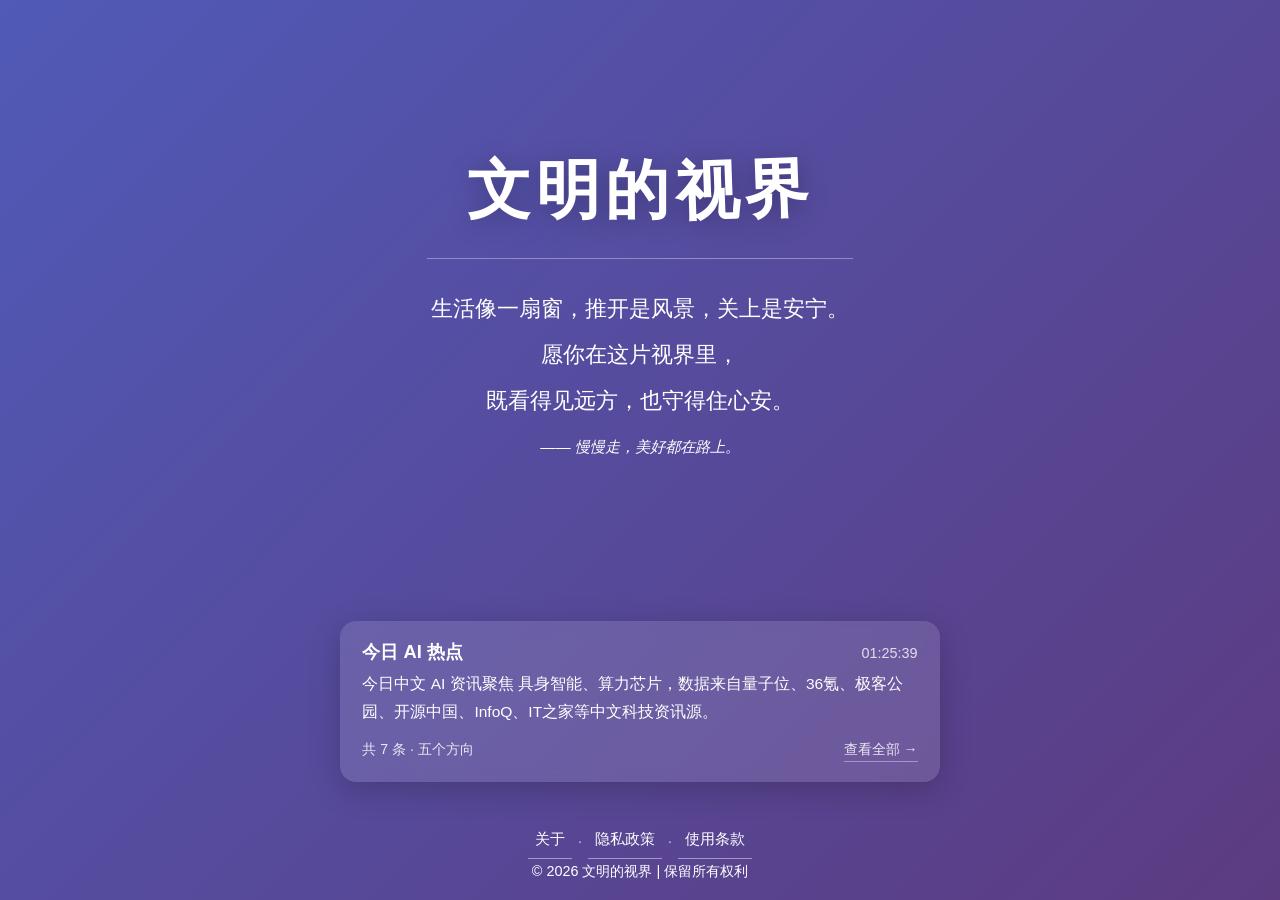
<file: index.html>
<!DOCTYPE html>
<html lang="zh-CN">
<head>
  <meta charset="UTF-8">
  <meta name="viewport" content="width=device-width, initial-scale=1.0">
  <title>文明的视界</title>
  <meta name="description" content="文明的视界，一个安静的个人欢迎页。每次来访都会遇见一句不同的问候。">
  <link rel="canonical" href="https://wlwenming.github.io/">
  <meta property="og:title" content="文明的视界">
  <meta property="og:description" content="一个安静的个人主页，愿你每天都有不一样的收获。">
  <meta property="og:type" content="website">
  <meta property="og:url" content="https://wlwenming.github.io/">
  <meta property="og:image" content="https://wlwenming.github.io/assets/images/share-card.png">
  <meta property="og:image:type" content="image/png">
  <meta property="og:image:width" content="1200">
  <meta property="og:image:height" content="1200">
  <meta property="og:image:alt" content="文明的视界站点图标">
  <meta property="og:locale" content="zh_CN">
  <meta name="theme-color" content="#5c3b81">
  <link rel="icon" href="assets/images/favicon.svg" type="image/svg+xml">
  <link rel="icon" href="assets/images/favicon.ico" sizes="any">
  <link rel="stylesheet" href="assets/css/site.css">
</head>
<body class="page-home">
  <main>
    <h1 class="brand">文明的<span class="accent">视界</span></h1>

    <div class="greeting" data-greeting>
      <p>愿你在这里放慢脚步，</p>
      <p>看见一点温暖，带走一份好心情。</p>
      <div class="sig">—— 世界很大，幸好我们相遇。</div>
    </div>
  </main>

  <section class="ai-hot-card" aria-label="今日 AI 热点">
    <div class="container">
      <div data-ai-hot-summary>
        <p class="ai-hot-empty">正在加载热点数据……</p>
      </div>
    </div>
  </section>

  <footer class="site-footer" data-site-footer>
    <div class="links">
      <a href="about.html">关于</a>
      <span class="sep">·</span>
      <a href="privacy.html">隐私政策</a>
      <span class="sep">·</span>
      <a href="terms.html">使用条款</a>
    </div>
    <div class="copyright">© 2026 文明的视界 | 保留所有权利</div>
  </footer>

  <button class="to-top" type="button" data-to-top tabindex="-1" aria-hidden="true" title="返回顶部" aria-label="返回顶部">↑</button>

  <script src="assets/js/home.js"></script>
  <script src="assets/data/ai-hot-latest.js"></script>
  <script src="assets/data/ai-hot-history.js"></script>
  <script src="assets/data/ai-hot.js"></script>
  <script src="assets/js/ai-hot.js"></script>
</body>
</html>
</file>
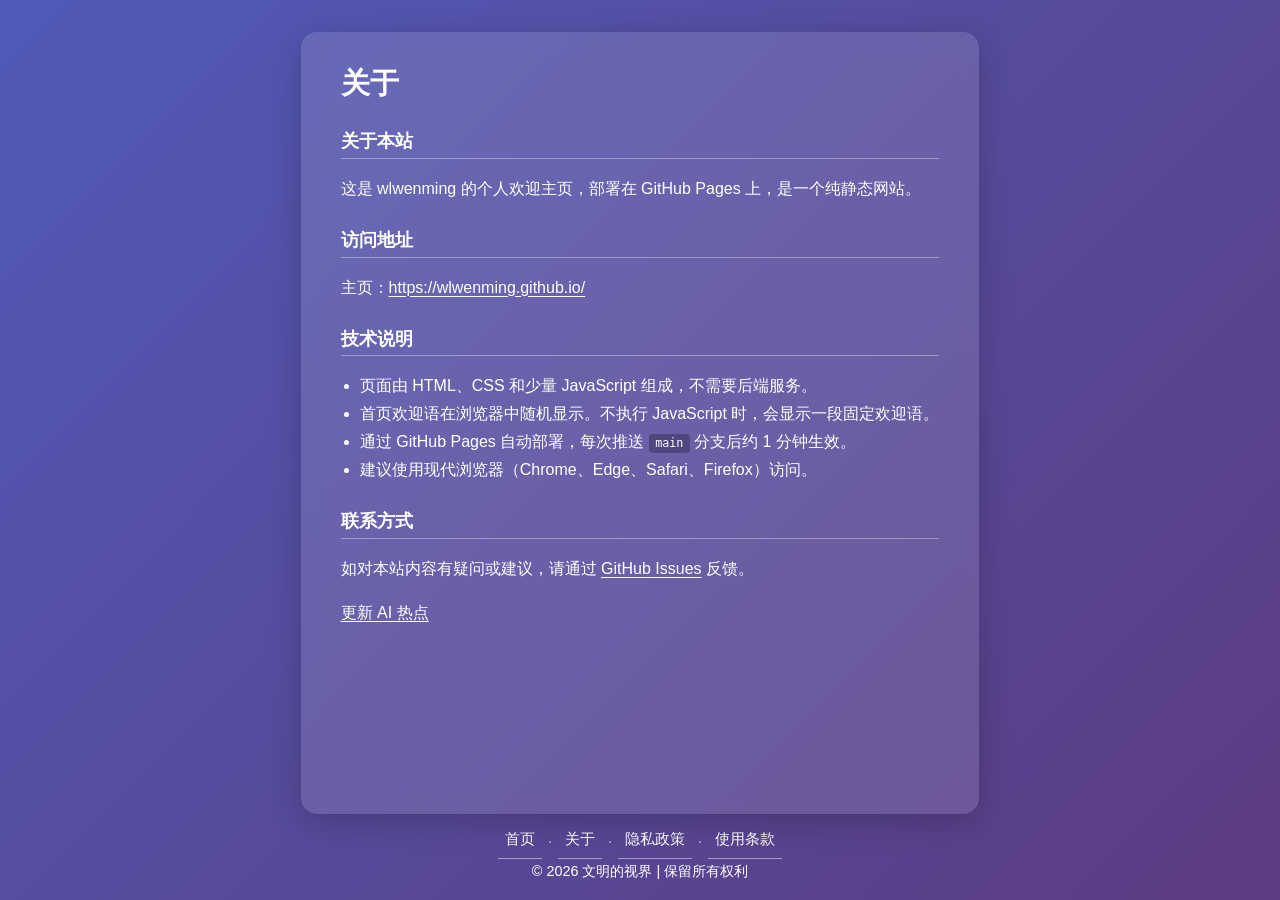
<file: about.html>
<!DOCTYPE html>
<html lang="zh-CN">
<head>
  <meta charset="UTF-8">
  <meta name="viewport" content="width=device-width, initial-scale=1.0">
  <title>关于 · 文明的视界</title>
  <meta name="description" content="关于文明的视界，包括站点介绍、访问地址与反馈方式。">
  <link rel="canonical" href="https://wlwenming.github.io/about.html">
  <meta property="og:title" content="关于 · 文明的视界">
  <meta property="og:description" content="关于文明的视界，包括站点介绍、访问地址与反馈方式。">
  <meta property="og:type" content="website">
  <meta property="og:url" content="https://wlwenming.github.io/about.html">
  <meta property="og:image" content="https://wlwenming.github.io/assets/images/share-card.png">
  <meta property="og:image:type" content="image/png">
  <meta property="og:image:width" content="1200">
  <meta property="og:image:height" content="1200">
  <meta property="og:image:alt" content="文明的视界站点图标">
  <meta property="og:locale" content="zh_CN">
  <meta name="theme-color" content="#5c3b81">
  <link rel="icon" href="assets/images/favicon.svg" type="image/svg+xml">
  <link rel="icon" href="assets/images/favicon.ico" sizes="any">
  <link rel="stylesheet" href="assets/css/site.css">
</head>
<body class="page-doc">
  <main class="container">
    <h1>关于</h1>

    <h2>关于本站</h2>
    <p>这是 wlwenming 的个人欢迎主页，部署在 GitHub Pages 上，是一个纯静态网站。</p>

    <h2>访问地址</h2>
    <p>主页：<a href="https://wlwenming.github.io/">https://wlwenming.github.io/</a></p>

    <h2>技术说明</h2>
    <ul>
      <li>页面由 HTML、CSS 和少量 JavaScript 组成，不需要后端服务。</li>
      <li>首页欢迎语在浏览器中随机显示。不执行 JavaScript 时，会显示一段固定欢迎语。</li>
      <li>通过 GitHub Pages 自动部署，每次推送 <code>main</code> 分支后约 1 分钟生效。</li>
      <li>建议使用现代浏览器（Chrome、Edge、Safari、Firefox）访问。</li>
    </ul>

    <h2>联系方式</h2>
    <p>如对本站内容有疑问或建议，请通过 <a href="https://github.com/wlwenming/wlwenming.github.io/issues">GitHub Issues</a> 反馈。</p>
    <p><a href="update.html">更新 AI 热点</a></p>
  </main>

  <footer class="site-footer">
    <div class="links">
      <a href="index.html">首页</a>
      <span class="sep">·</span>
      <a href="about.html" aria-current="page">关于</a>
      <span class="sep">·</span>
      <a href="privacy.html">隐私政策</a>
      <span class="sep">·</span>
      <a href="terms.html">使用条款</a>
    </div>
    <div class="copyright">© 2026 文明的视界 | 保留所有权利</div>
  </footer>
</body>
</html>
</file>
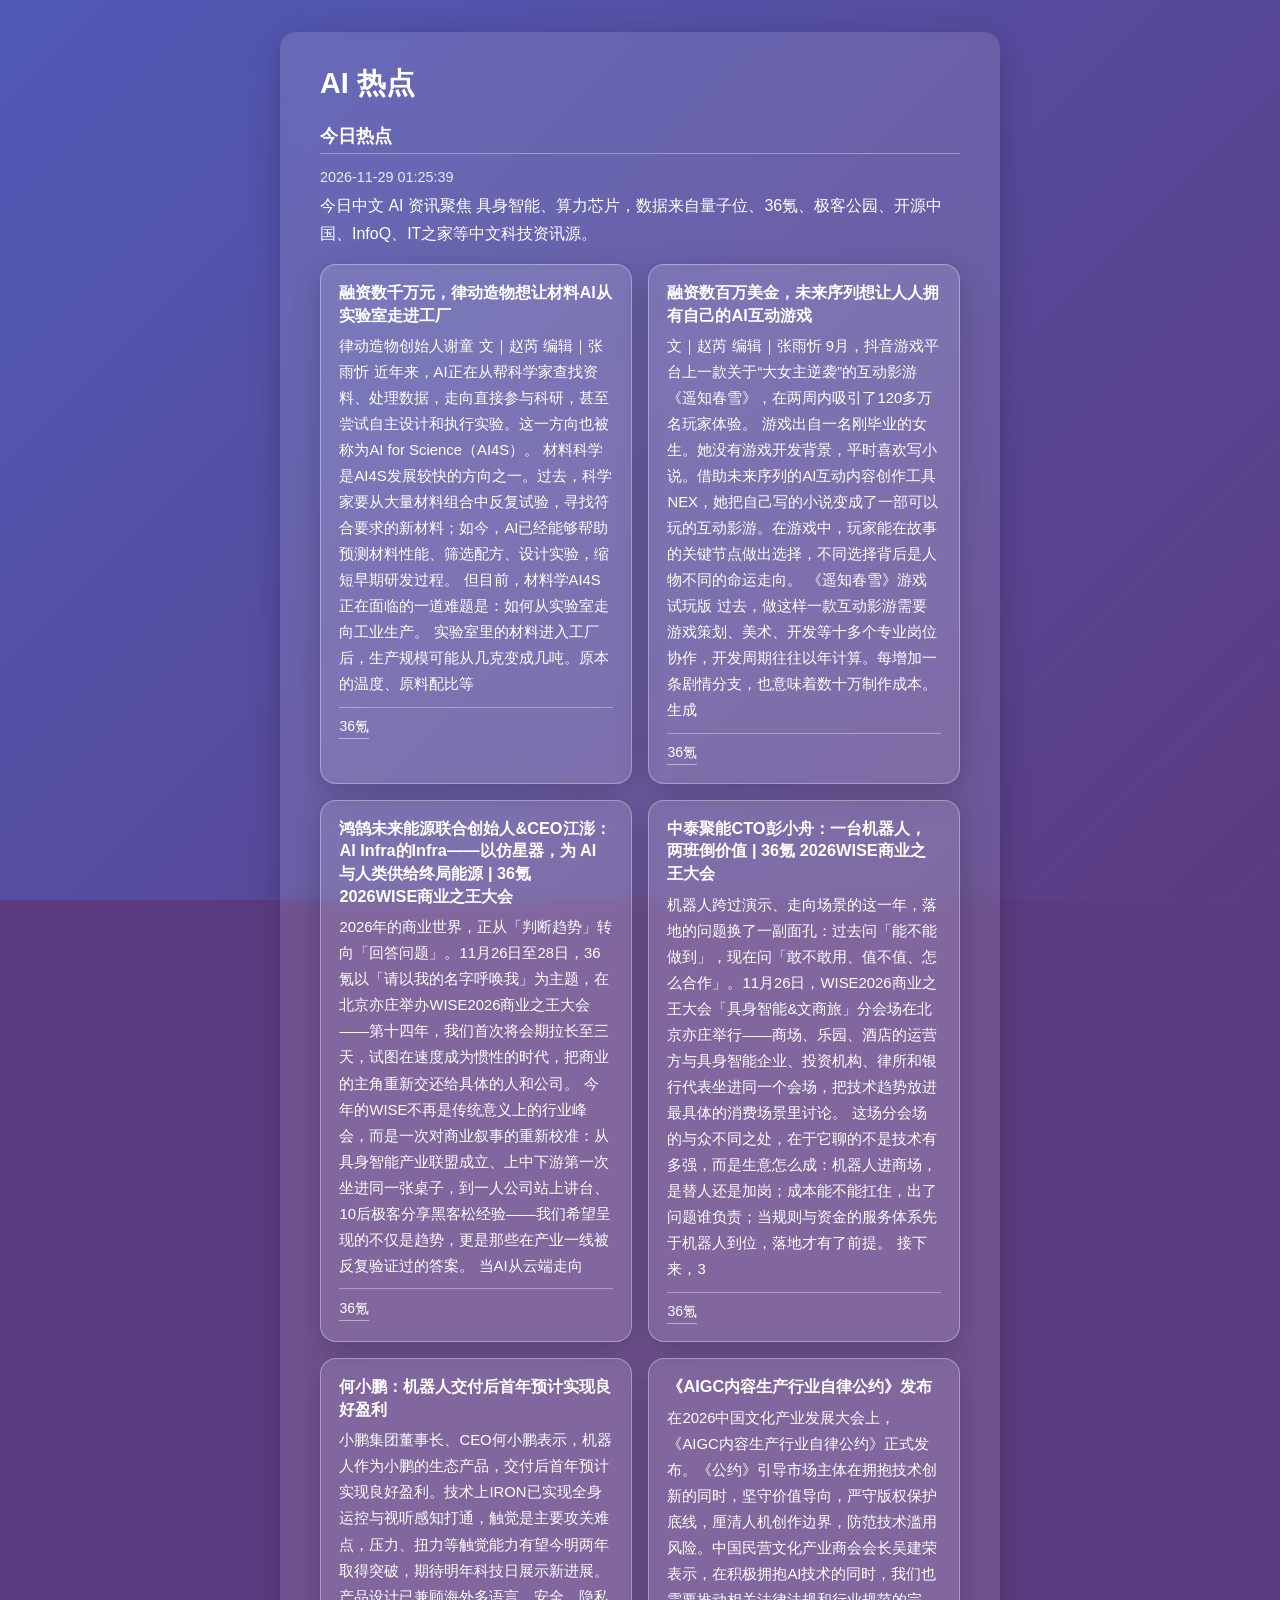
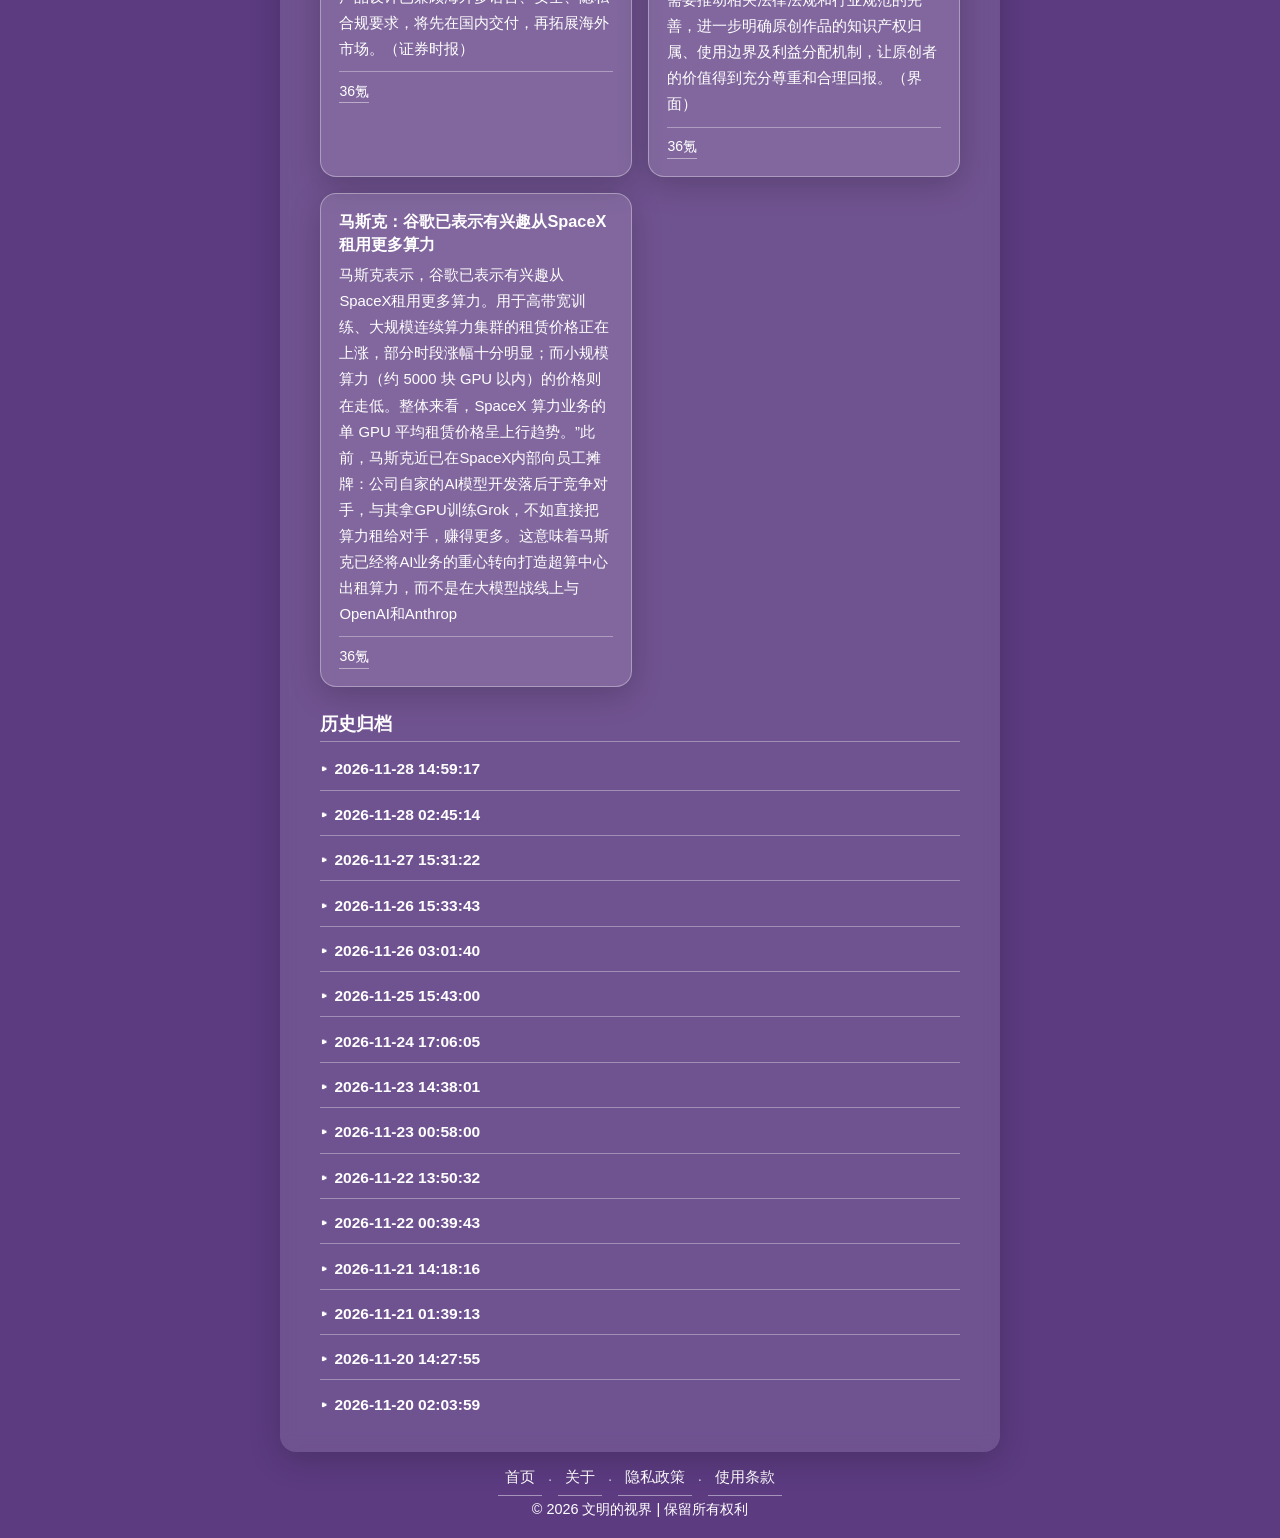
<file: ai-hot.html>
<!DOCTYPE html>
<html lang="zh-CN">
<head>
  <meta charset="UTF-8">
  <meta name="viewport" content="width=device-width, initial-scale=1.0">
  <title>AI 热点 · 文明的视界</title>
  <meta name="description" content="每日 AI 方向热点汇总，含当日最新与历史归档。">
  <link rel="canonical" href="https://wlwenming.github.io/ai-hot.html">
  <meta property="og:title" content="AI 热点 · 文明的视界">
  <meta property="og:description" content="每日 AI 方向热点汇总，含当日最新与历史归档。">
  <meta property="og:type" content="website">
  <meta property="og:url" content="https://wlwenming.github.io/ai-hot.html">
  <meta property="og:image" content="https://wlwenming.github.io/assets/images/share-card.png">
  <meta property="og:image:type" content="image/png">
  <meta property="og:image:width" content="1200">
  <meta property="og:image:height" content="1200">
  <meta property="og:image:alt" content="文明的视界站点图标">
  <meta property="og:locale" content="zh_CN">
  <meta name="theme-color" content="#5c3b81">
  <link rel="icon" href="assets/images/favicon.svg" type="image/svg+xml">
  <link rel="icon" href="assets/images/favicon.ico" sizes="any">
  <link rel="stylesheet" href="assets/css/site.css">
</head>
<body class="page-doc">
  <main class="container">
    <h1>AI 热点</h1>

    <noscript>
      <p>本页面需要 JavaScript 来加载热点数据。请启用 JavaScript 后刷新页面。</p>
    </noscript>

    <div data-ai-hot-app>
      <p class="ai-hot-empty">正在加载热点数据……</p>
    </div>
  </main>

  <footer class="site-footer" data-site-footer>
    <div class="links">
      <a href="index.html">首页</a>
      <span class="sep">·</span>
      <a href="about.html">关于</a>
      <span class="sep">·</span>
      <a href="privacy.html">隐私政策</a>
      <span class="sep">·</span>
      <a href="terms.html">使用条款</a>
    </div>
    <div class="copyright">© 2026 文明的视界 | 保留所有权利</div>
  </footer>

  <button class="to-top" type="button" data-to-top tabindex="-1" aria-hidden="true" title="返回顶部" aria-label="返回顶部">↑</button>

  <script src="assets/js/home.js"></script>
  <script src="assets/data/ai-hot-latest.js"></script>
  <script src="assets/data/ai-hot-history.js"></script>
  <script src="assets/data/ai-hot.js"></script>
  <script src="assets/js/ai-hot.js"></script>
</body>
</html>
</file>
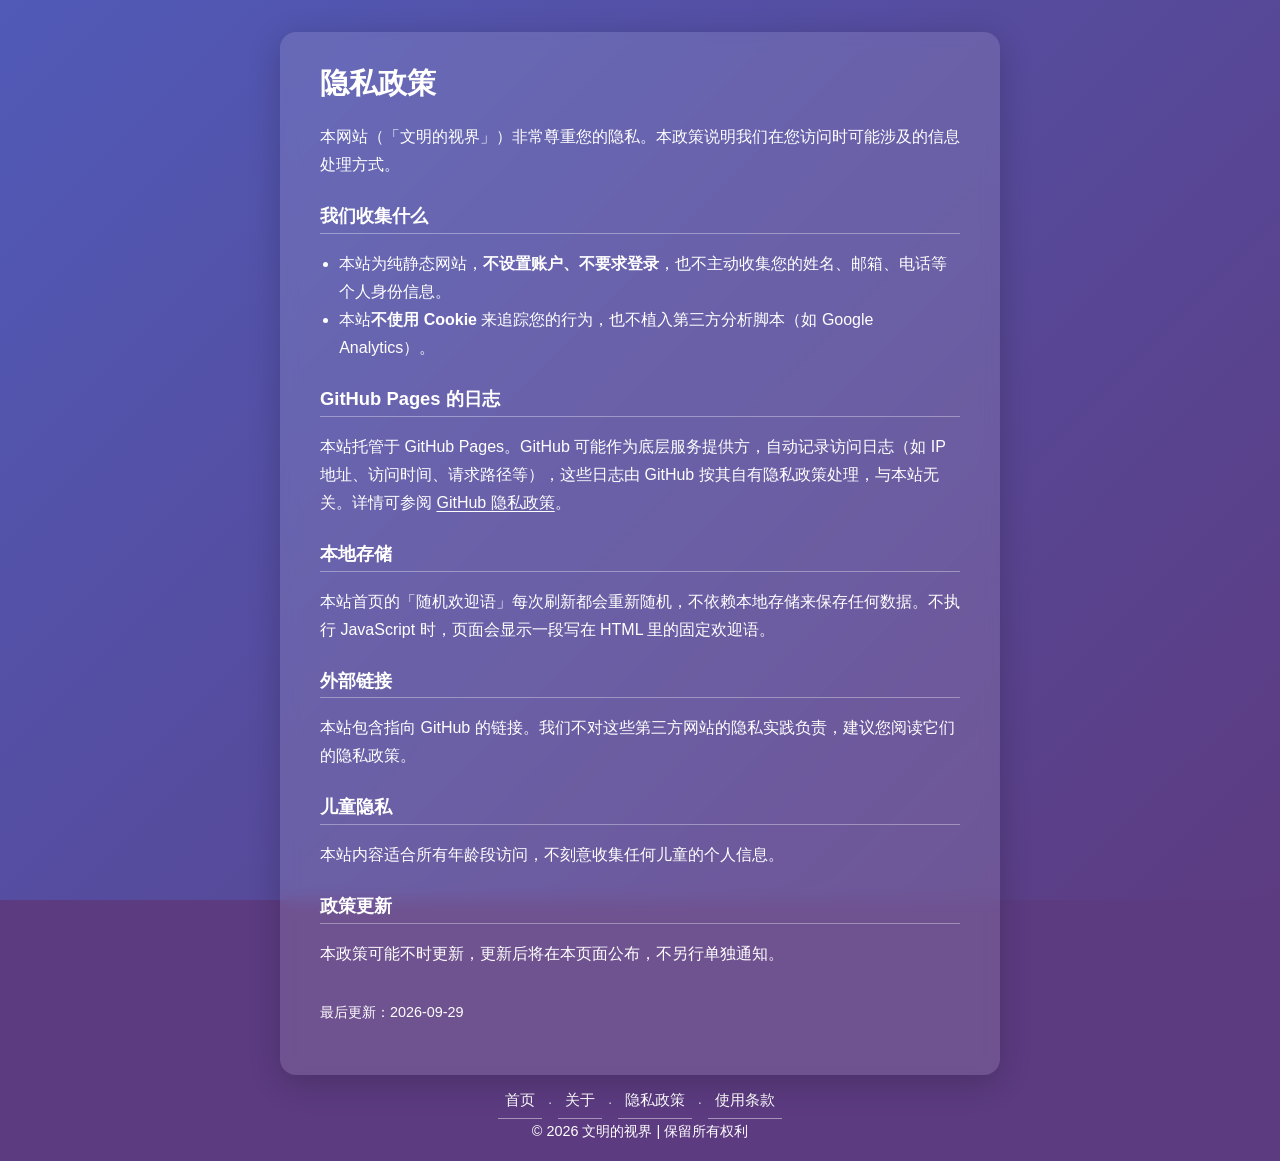
<file: privacy.html>
<!DOCTYPE html>
<html lang="zh-CN">
<head>
  <meta charset="UTF-8">
  <meta name="viewport" content="width=device-width, initial-scale=1.0">
  <title>隐私政策 · 文明的视界</title>
  <meta name="description" content="文明的视界的隐私政策，说明本站如何处理访问信息。">
  <link rel="canonical" href="https://wlwenming.github.io/privacy.html">
  <meta property="og:title" content="隐私政策 · 文明的视界">
  <meta property="og:description" content="文明的视界的隐私政策，说明本站如何处理访问信息。">
  <meta property="og:type" content="website">
  <meta property="og:url" content="https://wlwenming.github.io/privacy.html">
  <meta property="og:image" content="https://wlwenming.github.io/assets/images/share-card.png">
  <meta property="og:image:type" content="image/png">
  <meta property="og:image:width" content="1200">
  <meta property="og:image:height" content="1200">
  <meta property="og:image:alt" content="文明的视界站点图标">
  <meta property="og:locale" content="zh_CN">
  <meta name="theme-color" content="#5c3b81">
  <link rel="icon" href="assets/images/favicon.svg" type="image/svg+xml">
  <link rel="icon" href="assets/images/favicon.ico" sizes="any">
  <link rel="stylesheet" href="assets/css/site.css">
</head>
<body class="page-doc">
  <main class="container">
    <h1>隐私政策</h1>

    <p>本网站（「文明的视界」）非常尊重您的隐私。本政策说明我们在您访问时可能涉及的信息处理方式。</p>

    <h2>我们收集什么</h2>
    <ul>
      <li>本站为纯静态网站，<strong>不设置账户、不要求登录</strong>，也不主动收集您的姓名、邮箱、电话等个人身份信息。</li>
      <li>本站<strong>不使用 Cookie</strong> 来追踪您的行为，也不植入第三方分析脚本（如 Google Analytics）。</li>
    </ul>

    <h2>GitHub Pages 的日志</h2>
    <p>本站托管于 GitHub Pages。GitHub 可能作为底层服务提供方，自动记录访问日志（如 IP 地址、访问时间、请求路径等），这些日志由 GitHub 按其自有隐私政策处理，与本站无关。详情可参阅 <a href="https://docs.github.com/en/site-policy/privacy-policies">GitHub 隐私政策</a>。</p>

    <h2>本地存储</h2>
    <p>本站首页的「随机欢迎语」每次刷新都会重新随机，不依赖本地存储来保存任何数据。不执行 JavaScript 时，页面会显示一段写在 HTML 里的固定欢迎语。</p>

    <h2>外部链接</h2>
    <p>本站包含指向 GitHub 的链接。我们不对这些第三方网站的隐私实践负责，建议您阅读它们的隐私政策。</p>

    <h2>儿童隐私</h2>
    <p>本站内容适合所有年龄段访问，不刻意收集任何儿童的个人信息。</p>

    <h2>政策更新</h2>
    <p>本政策可能不时更新，更新后将在本页面公布，不另行单独通知。</p>

    <p class="updated">最后更新：2026-09-29</p>
  </main>

  <footer class="site-footer">
    <div class="links">
      <a href="index.html">首页</a>
      <span class="sep">·</span>
      <a href="about.html">关于</a>
      <span class="sep">·</span>
      <a href="privacy.html" aria-current="page">隐私政策</a>
      <span class="sep">·</span>
      <a href="terms.html">使用条款</a>
    </div>
    <div class="copyright">© 2026 文明的视界 | 保留所有权利</div>
  </footer>
</body>
</html>
</file>
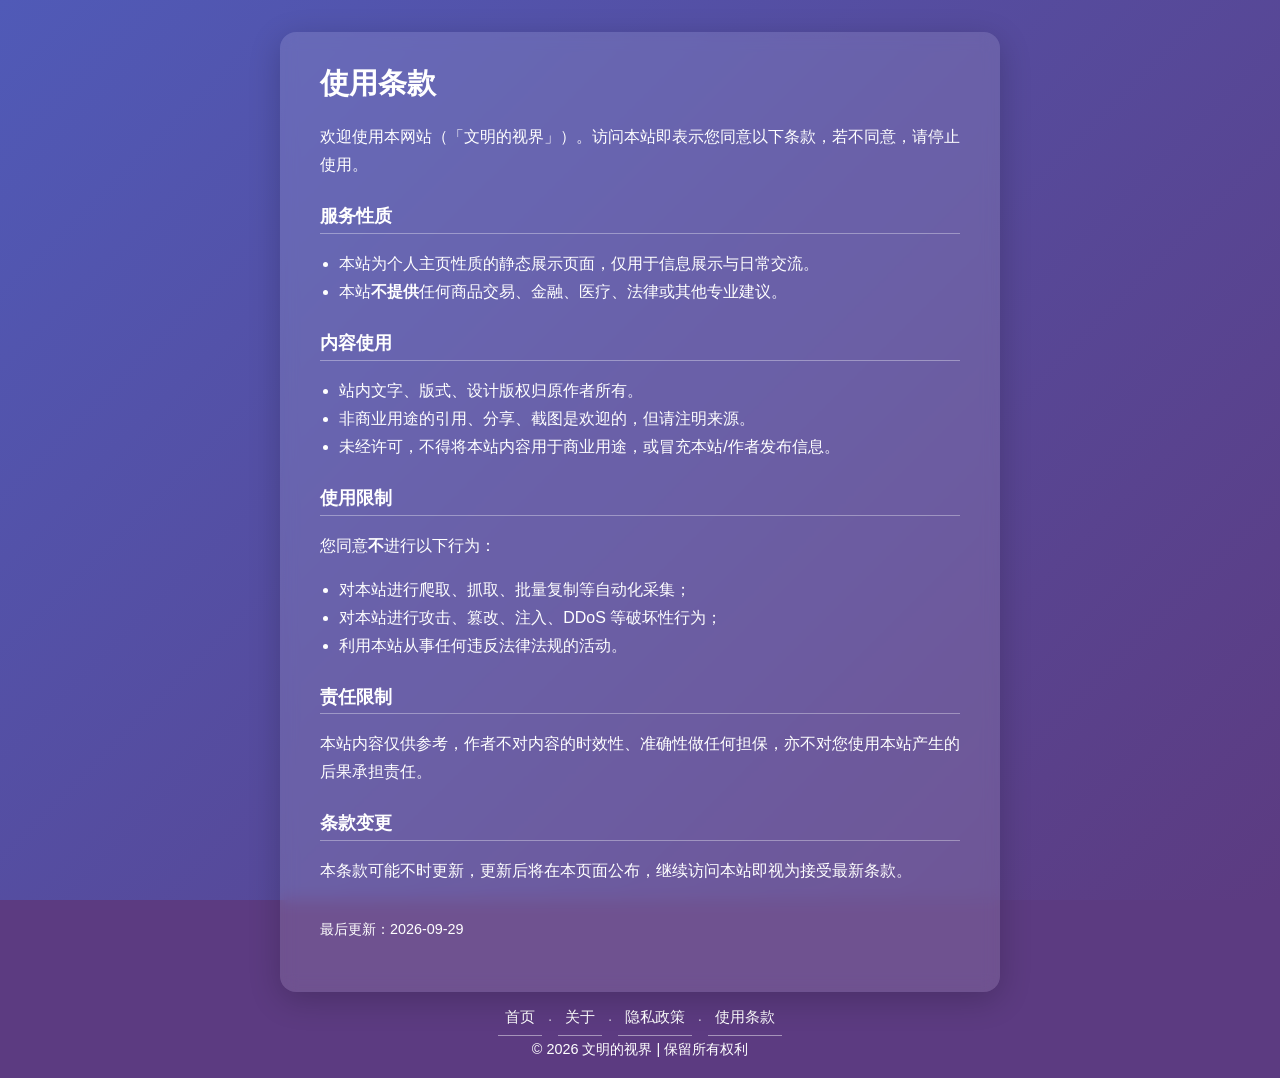
<file: terms.html>
<!DOCTYPE html>
<html lang="zh-CN">
<head>
  <meta charset="UTF-8">
  <meta name="viewport" content="width=device-width, initial-scale=1.0">
  <title>使用条款 · 文明的视界</title>
  <meta name="description" content="文明的视界的使用条款，说明访问本站时适用的基本约定。">
  <link rel="canonical" href="https://wlwenming.github.io/terms.html">
  <meta property="og:title" content="使用条款 · 文明的视界">
  <meta property="og:description" content="文明的视界的使用条款，说明访问本站时适用的基本约定。">
  <meta property="og:type" content="website">
  <meta property="og:url" content="https://wlwenming.github.io/terms.html">
  <meta property="og:image" content="https://wlwenming.github.io/assets/images/share-card.png">
  <meta property="og:image:type" content="image/png">
  <meta property="og:image:width" content="1200">
  <meta property="og:image:height" content="1200">
  <meta property="og:image:alt" content="文明的视界站点图标">
  <meta property="og:locale" content="zh_CN">
  <meta name="theme-color" content="#5c3b81">
  <link rel="icon" href="assets/images/favicon.svg" type="image/svg+xml">
  <link rel="icon" href="assets/images/favicon.ico" sizes="any">
  <link rel="stylesheet" href="assets/css/site.css">
</head>
<body class="page-doc">
  <main class="container">
    <h1>使用条款</h1>

    <p>欢迎使用本网站（「文明的视界」）。访问本站即表示您同意以下条款，若不同意，请停止使用。</p>

    <h2>服务性质</h2>
    <ul>
      <li>本站为个人主页性质的静态展示页面，仅用于信息展示与日常交流。</li>
      <li>本站<strong>不提供</strong>任何商品交易、金融、医疗、法律或其他专业建议。</li>
    </ul>

    <h2>内容使用</h2>
    <ul>
      <li>站内文字、版式、设计版权归原作者所有。</li>
      <li>非商业用途的引用、分享、截图是欢迎的，但请注明来源。</li>
      <li>未经许可，不得将本站内容用于商业用途，或冒充本站/作者发布信息。</li>
    </ul>

    <h2>使用限制</h2>
    <p>您同意<strong>不</strong>进行以下行为：</p>
    <ul>
      <li>对本站进行爬取、抓取、批量复制等自动化采集；</li>
      <li>对本站进行攻击、篡改、注入、DDoS 等破坏性行为；</li>
      <li>利用本站从事任何违反法律法规的活动。</li>
    </ul>

    <h2>责任限制</h2>
    <p>本站内容仅供参考，作者不对内容的时效性、准确性做任何担保，亦不对您使用本站产生的后果承担责任。</p>

    <h2>条款变更</h2>
    <p>本条款可能不时更新，更新后将在本页面公布，继续访问本站即视为接受最新条款。</p>

    <p class="updated">最后更新：2026-09-29</p>
  </main>

  <footer class="site-footer">
    <div class="links">
      <a href="index.html">首页</a>
      <span class="sep">·</span>
      <a href="about.html">关于</a>
      <span class="sep">·</span>
      <a href="privacy.html">隐私政策</a>
      <span class="sep">·</span>
      <a href="terms.html" aria-current="page">使用条款</a>
    </div>
    <div class="copyright">© 2026 文明的视界 | 保留所有权利</div>
  </footer>
</body>
</html>
</file>
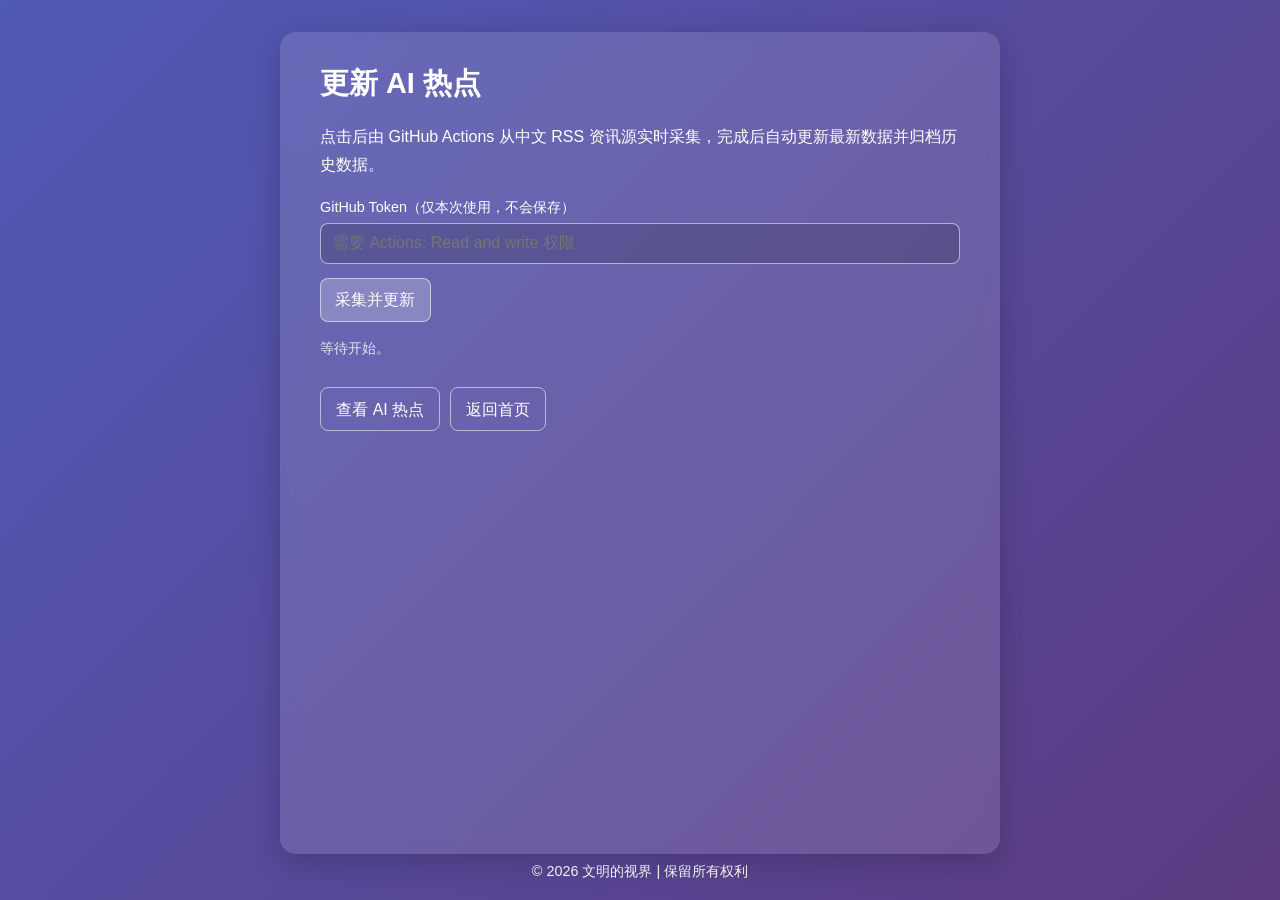
<file: update.html>
<!DOCTYPE html>
<html lang="zh-CN">
<head>
  <meta charset="UTF-8">
  <meta name="viewport" content="width=device-width, initial-scale=1.0">
  <title>更新 AI 热点 · 文明的视界</title>
  <meta name="description" content="采集并更新每日 AI 热点资讯。">
  <link rel="stylesheet" href="assets/css/site.css">
</head>
<body class="page-doc">
  <main class="container update-page">
    <h1>更新 AI 热点</h1>
    <p>点击后由 GitHub Actions 从中文 RSS 资讯源实时采集，完成后自动更新最新数据并归档历史数据。</p>

    <label class="update-label" for="github-token">GitHub Token（仅本次使用，不会保存）</label>
    <input class="update-input" id="github-token" type="password" autocomplete="off" placeholder="需要 Actions: Read and write 权限">

    <button type="button" class="ai-hot-collect" data-update-start>采集并更新</button>
    <p class="update-status" data-update-status aria-live="polite">等待开始。</p>

    <nav class="doc-nav" aria-label="页面导航">
      <a href="ai-hot.html">查看 AI 热点</a>
      <a href="index.html">返回首页</a>
    </nav>
  </main>

  <footer class="site-footer">
    <div class="copyright">© 2026 文明的视界 | 保留所有权利</div>
  </footer>

  <script src="assets/js/update.js"></script>
</body>
</html>
</file>
<file: assets/css/site.css>
:root {
  --color-bg: #5c3b81;
  --color-bg-start: #505ab7;
  --color-text: #fff;
  --color-line: rgba(255, 255, 255, 0.35);
  --color-line-strong: rgba(255, 255, 255, 0.55);
  --color-fill: rgba(255, 255, 255, 0.16);
  --color-fill-strong: rgba(255, 255, 255, 0.38);
  --color-card: rgba(255, 255, 255, 0.12);
  --color-code: rgba(0, 0, 0, 0.25);
  --color-button: rgba(255, 255, 255, 0.22);
  --shadow-card: 0 8px 32px rgba(0, 0, 0, 0.2);
  --shadow-title: 0 4px 24px rgba(0, 0, 0, 0.25);
  --radius: 8px;
  --radius-card: 16px;
  --radius-round: 50%;
  --measure: 640px;
  --page: 720px;
  --font: -apple-system, BlinkMacSystemFont, "Segoe UI", Roboto, "PingFang SC", "Microsoft YaHei", sans-serif;
}

* { box-sizing: border-box; }

html {
  background: var(--color-bg);
}

body {
  margin: 0;
  min-height: 100vh;
  min-height: 100dvh;
  background: linear-gradient(135deg, var(--color-bg-start) 0%, var(--color-bg) 100%) fixed;
  color: var(--color-text);
  font-family: var(--font);
}

:focus-visible {
  outline: 2px solid var(--color-line-strong);
  outline-offset: 2px;
  box-shadow: 0 0 0 3px rgba(255, 255, 255, 0.12);
  border-radius: var(--radius);
}

a,
button {
  color: var(--color-text);
  -webkit-tap-highlight-color: transparent;
  transition: background-color 0.2s ease, color 0.2s ease, border-color 0.2s ease, transform 0.12s ease;
}

a:focus:not(:focus-visible),
button:focus:not(:focus-visible) {
  outline: none;
  box-shadow: none;
}

a:active {
  transform: translateY(1px);
}

.topbar a,
.doc-nav a {
  display: inline-flex;
  align-items: center;
  justify-content: center;
  min-height: 44px;
  padding: 0.4rem 0.95rem;
  border: 1px solid var(--color-line-strong);
  border-radius: var(--radius);
  color: var(--color-text);
  text-decoration: none;
  line-height: 1.2;
}

.topbar a:active,
.doc-nav a:active {
  transform: translateY(1px);
}

.topbar a:hover,
.doc-nav a:hover,
.doc-nav a[aria-current="page"] {
  background: var(--color-fill);
}

.page-home {
  display: flex;
  flex-direction: column;
}

.topbar {
  display: flex;
  justify-content: flex-end;
  padding: 1rem 1.25rem 0;
}

.page-home main {
  flex: 1 0 auto;
  display: flex;
  flex-direction: column;
  align-items: center;
  justify-content: center;
  width: 100%;
  padding: 1.5rem 1.25rem 2rem;
  text-align: center;
}

.brand {
  font-size: clamp(2rem, 7vw, 4rem);
  margin: 0 0 1.5rem;
  text-shadow: var(--shadow-title);
  letter-spacing: 0.08em;
  animation: fadeIn 1s ease-out;
}

.brand .accent {
  display: inline-block;
  transform: rotate(-2deg);
}

.greeting {
  max-width: var(--measure);
  margin: 0 auto;
  padding: 1.5rem 0.25rem 0.5rem;
  border-top: 1px solid var(--color-line);
  animation: fadeIn 1.4s ease-out;
}

.greeting p {
  font-size: clamp(1rem, 2.6vw, 1.35rem);
  line-height: 1.9;
  margin: 0.3rem 0;
}

.greeting .sig {
  margin-top: 1rem;
  font-size: 0.95rem;
  font-style: italic;
}

.site-footer {
  flex-shrink: 0;
  padding: 0.5rem 1.25rem 1.2rem;
  text-align: center;
  font-size: 0.95rem;
  animation: fadeIn 2s ease-out;
}

.site-footer .links {
  display: flex;
  flex-wrap: wrap;
  justify-content: center;
  align-items: center;
  gap: 0.15rem 0.35rem;
  margin-bottom: 0.2rem;
}

.site-footer a {
  text-decoration: none;
  padding: 0.45rem 0.45rem;
  border-bottom: 1px solid rgba(255, 255, 255, 0.45);
}

.site-footer a:hover {
  background: var(--color-card);
}

.site-footer .sep {
  opacity: 0.7;
}

.copyright {
  font-size: 0.9rem;
}

.to-top {
  position: fixed;
  right: 1.25rem;
  bottom: 1.25rem;
  width: 2.8rem;
  height: 2.8rem;
  border: none;
  border-radius: var(--radius-round);
  background: var(--color-button);
  color: var(--color-text);
  font-size: 1.3rem;
  line-height: 1;
  cursor: pointer;
  z-index: 10;
  visibility: hidden;
  pointer-events: none;
  transition: background-color 0.2s ease, opacity 0.2s ease, transform 0.12s ease;
}

.to-top.is-visible {
  visibility: visible;
  pointer-events: auto;
}

.to-top:hover {
  background: var(--color-fill-strong);
}

.to-top:active,
.ai-hot-collect:active:not(:disabled) {
  transform: translateY(1px) scale(0.98);
}

.page-doc {
  min-height: 100vh;
  min-height: 100dvh;
  display: flex;
  flex-direction: column;
  padding: 1rem 0.75rem 0;
}

.page-doc main.container {
  flex: 1 0 auto;
}

.page-doc .site-footer {
  flex-shrink: 0;
  max-width: var(--page);
  width: 100%;
  margin: 0 auto;
  padding-left: 0.25rem;
  padding-right: 0.25rem;
}

.container {
  max-width: var(--page);
  margin: 0 auto;
  background: var(--color-card);
  backdrop-filter: blur(8px);
  border-radius: var(--radius-card);
  padding: 1.15rem 1rem 1.35rem;
  box-shadow: var(--shadow-card);
  animation: fadeIn 0.8s ease-out;
}

.container h1 {
  margin-top: 0;
  font-size: 1.8rem;
}

.container h2 {
  margin-top: 1.5rem;
  font-size: 1.15rem;
  border-bottom: 1px solid var(--color-line);
  padding-bottom: 0.3rem;
}

.container p,
.container li {
  line-height: 1.75;
}

.container ul {
  padding-left: 1.2rem;
}

.container p a,
.container li a {
  text-underline-offset: 0.18em;
  overflow-wrap: anywhere;
}

.container code {
  background: var(--color-code);
  padding: 0.15rem 0.4rem;
  border-radius: 4px;
  font-size: 0.9em;
  overflow-wrap: anywhere;
}

.updated {
  font-size: 0.9rem;
  margin-top: 2rem;
}

.doc-nav {
  display: flex;
  flex-wrap: wrap;
  gap: 0.6rem;
  margin-top: 1.6rem;
}

@media (min-width: 640px) {
  .page-doc {
    padding: 2rem 1rem 0;
  }

  .container {
    padding: 2rem 2.5rem 2.2rem;
  }

  .page-doc .site-footer {
    padding-left: 0;
    padding-right: 0;
  }
}

/* AI 热点 · 首页摘要卡片 */
.ai-hot-card {
  flex-shrink: 0;
  width: 100%;
  max-width: var(--measure);
  margin: 0 auto 2rem;
  padding: 0 1.25rem;
  animation: fadeIn 1s ease-out;
}

.ai-hot-card .container {
  padding: 1.15rem 1.4rem 1.25rem;
}

.ai-hot-summary-head {
  display: flex;
  align-items: baseline;
  justify-content: space-between;
  gap: 0.5rem;
  flex-wrap: wrap;
  margin-bottom: 0.4rem;
}

.ai-hot-summary-label {
  font-size: 1.15rem;
  font-weight: 600;
}

.ai-hot-summary-date {
  font-size: 0.9rem;
  opacity: 0.8;
}

.ai-hot-summary-overview {
  margin: 0 0 0.8rem;
  line-height: 1.7;
  font-size: 0.97rem;
}

.ai-hot-summary-foot {
  display: flex;
  align-items: center;
  justify-content: space-between;
  gap: 0.5rem;
  flex-wrap: wrap;
  font-size: 0.88rem;
  opacity: 0.85;
}

.ai-hot-summary-link {
  text-decoration: none;
  border-bottom: 1px solid rgba(255, 255, 255, 0.45);
  padding: 0.15rem 0;
}

.ai-hot-summary-link:hover {
  background: var(--color-card);
}

/* AI 热点 · 专栏页 */
.ai-hot-section-title {
  margin-top: 1.6rem;
  font-size: 1.15rem;
  border-bottom: 1px solid var(--color-line);
  padding-bottom: 0.3rem;
}

.ai-hot-section-title:first-child {
  margin-top: 0;
}

.ai-hot-day {
  margin-top: 0.6rem;
}

.ai-hot-date {
  font-size: 0.9rem;
  opacity: 0.85;
  margin-bottom: 0.2rem;
}

.ai-hot-overview {
  margin: 0.4rem 0 1rem;
  line-height: 1.75;
}

.ai-hot-archive {
  display: flex;
  flex-direction: column;
  gap: 0.5rem;
  margin-top: 0.6rem;
}

.ai-hot-archive-item {
  border: 0;
  padding: 0;
  background: transparent;
}

.ai-hot-archive-item + .ai-hot-archive-item {
  border-top: 1px solid var(--color-line);
  padding-top: 0.75rem;
}

.ai-hot-archive-item > summary {
  cursor: pointer;
  font-weight: 600;
  font-size: 0.97rem;
  padding: 0.2rem 0;
  list-style: none;
}

.ai-hot-archive-item > summary::-webkit-details-marker {
  display: none;
}

.ai-hot-archive-item > summary::before {
  content: "▸";
  display: inline-block;
  margin-right: 0.4rem;
  transition: transform 0.2s ease;
}

.ai-hot-archive-item[open] > summary::before {
  transform: rotate(90deg);
}

.ai-hot-archive-item[open] {
  padding-bottom: 0;
}

.ai-hot-archive-item > .ai-hot-overview {
  margin: 0.7rem 0 0.8rem;
}

.ai-hot-empty {
  font-size: 0.95rem;
  opacity: 0.8;
  margin: 0.5rem 0;
}

.ai-hot-toolbar {
  display: flex;
  align-items: center;
  flex-wrap: wrap;
  gap: 0.7rem;
  margin: 0.8rem 0 1rem;
}

.ai-hot-collect {
  border: 1px solid var(--color-line-strong);
  border-radius: var(--radius);
  padding: 0.65rem 0.9rem;
  background: var(--color-button);
  color: var(--color-text);
  font: inherit;
  cursor: pointer;
  transition: background-color 0.2s ease, opacity 0.2s ease, transform 0.12s ease;
}

.ai-hot-collect:hover:not(:disabled) {
  background: var(--color-fill-strong);
}

.ai-hot-collect:disabled {
  cursor: wait;
  opacity: 0.65;
}

.ai-hot-status {
  font-size: 0.88rem;
  opacity: 0.8;
}

.update-page > p {
  margin-bottom: 1.2rem;
}

.update-label {
  display: block;
  margin-bottom: 0.35rem;
  font-size: 0.9rem;
}

.update-input {
  display: block;
  width: 100%;
  margin-bottom: 0.9rem;
  padding: 0.65rem 0.75rem;
  border: 1px solid var(--color-line-strong);
  border-radius: var(--radius);
  background: rgba(0, 0, 0, 0.15);
  color: var(--color-text);
  font: inherit;
}

.update-status {
  min-height: 1.7em;
  font-size: 0.9rem;
  opacity: 0.82;
}

/* 热点条目卡片（专栏页与归档共用） */
.ai-hot-cards {
  display: grid;
  grid-template-columns: 1fr;
  gap: 0.8rem;
  margin: 0.4rem 0 0;
}

.ai-hot-card-item {
  background: var(--color-card);
  border: 1px solid var(--color-line);
  border-radius: var(--radius-card);
  padding: 0.85rem 1rem 0.95rem;
  box-shadow: var(--shadow-card);
}

.ai-hot-card-topic {
  margin: 0 0 0.4rem;
  font-size: 1.02rem;
  font-weight: 600;
  line-height: 1.4;
}

.ai-hot-card-progress {
  margin: 0 0 0.6rem;
  font-size: 0.93rem;
  line-height: 1.7;
}

.ai-hot-card-refs {
  display: flex;
  flex-wrap: wrap;
  gap: 0.35rem 0.7rem;
  padding-top: 0.5rem;
  border-top: 1px solid var(--color-line);
  font-size: 0.88rem;
}

.ai-hot-card-refs a {
  text-decoration: none;
  border-bottom: 1px solid rgba(255, 255, 255, 0.45);
  padding: 0.1rem 0;
  text-underline-offset: 0.18em;
  overflow-wrap: anywhere;
}

.ai-hot-card-refs a:hover {
  background: var(--color-fill);
}

@media (min-width: 640px) {
  .ai-hot-cards {
    grid-template-columns: repeat(2, 1fr);
    gap: 1rem;
  }

  .ai-hot-card-item {
    padding: 1rem 1.15rem 1.1rem;
  }

  .ai-hot-archive-item .ai-hot-cards {
    grid-template-columns: 1fr;
  }

  .ai-hot-archive-item .ai-hot-card-item {
    box-shadow: none;
    border-radius: var(--radius);
  }
}

@keyframes fadeIn {
  from { opacity: 0; transform: translateY(12px); }
  to { opacity: 1; transform: translateY(0); }
}

@media (prefers-reduced-motion: reduce) {
  *,
  *::before,
  *::after {
    animation: none !important;
    transition: none !important;
  }
}
</file>
